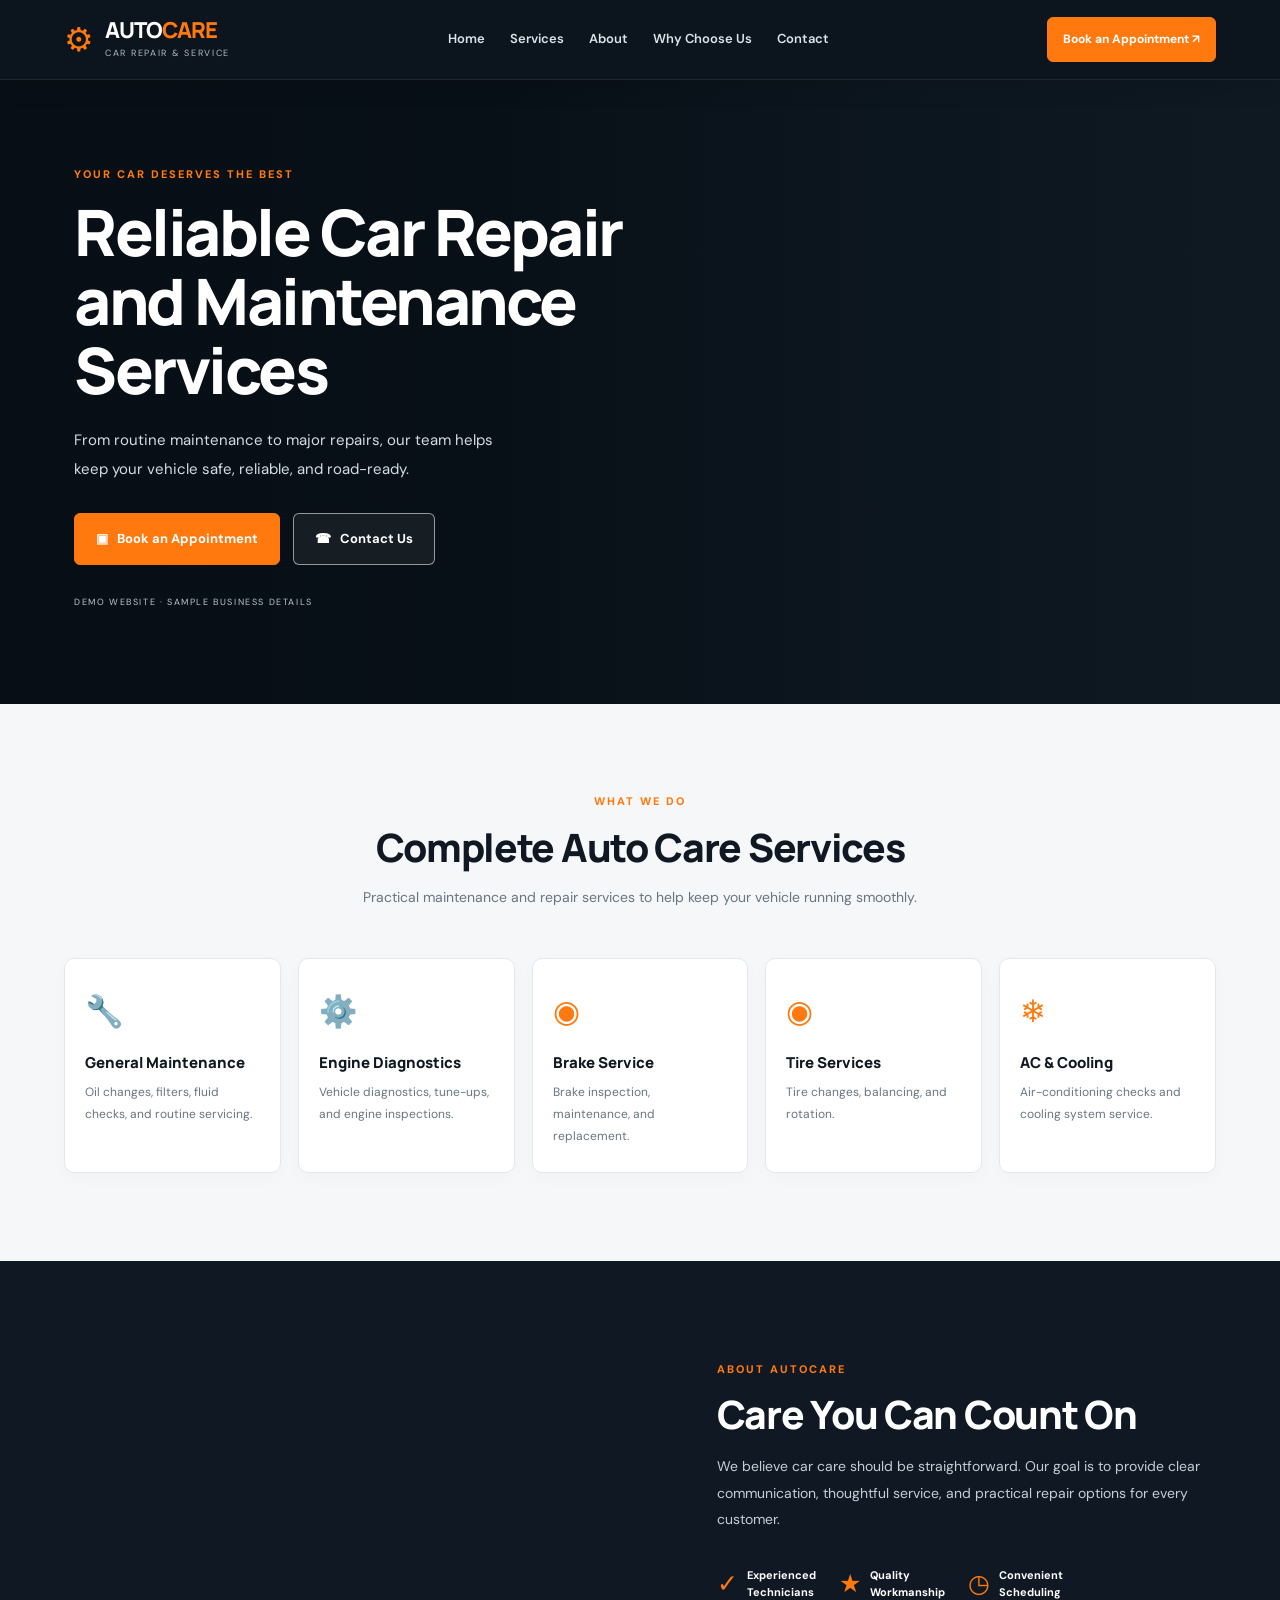
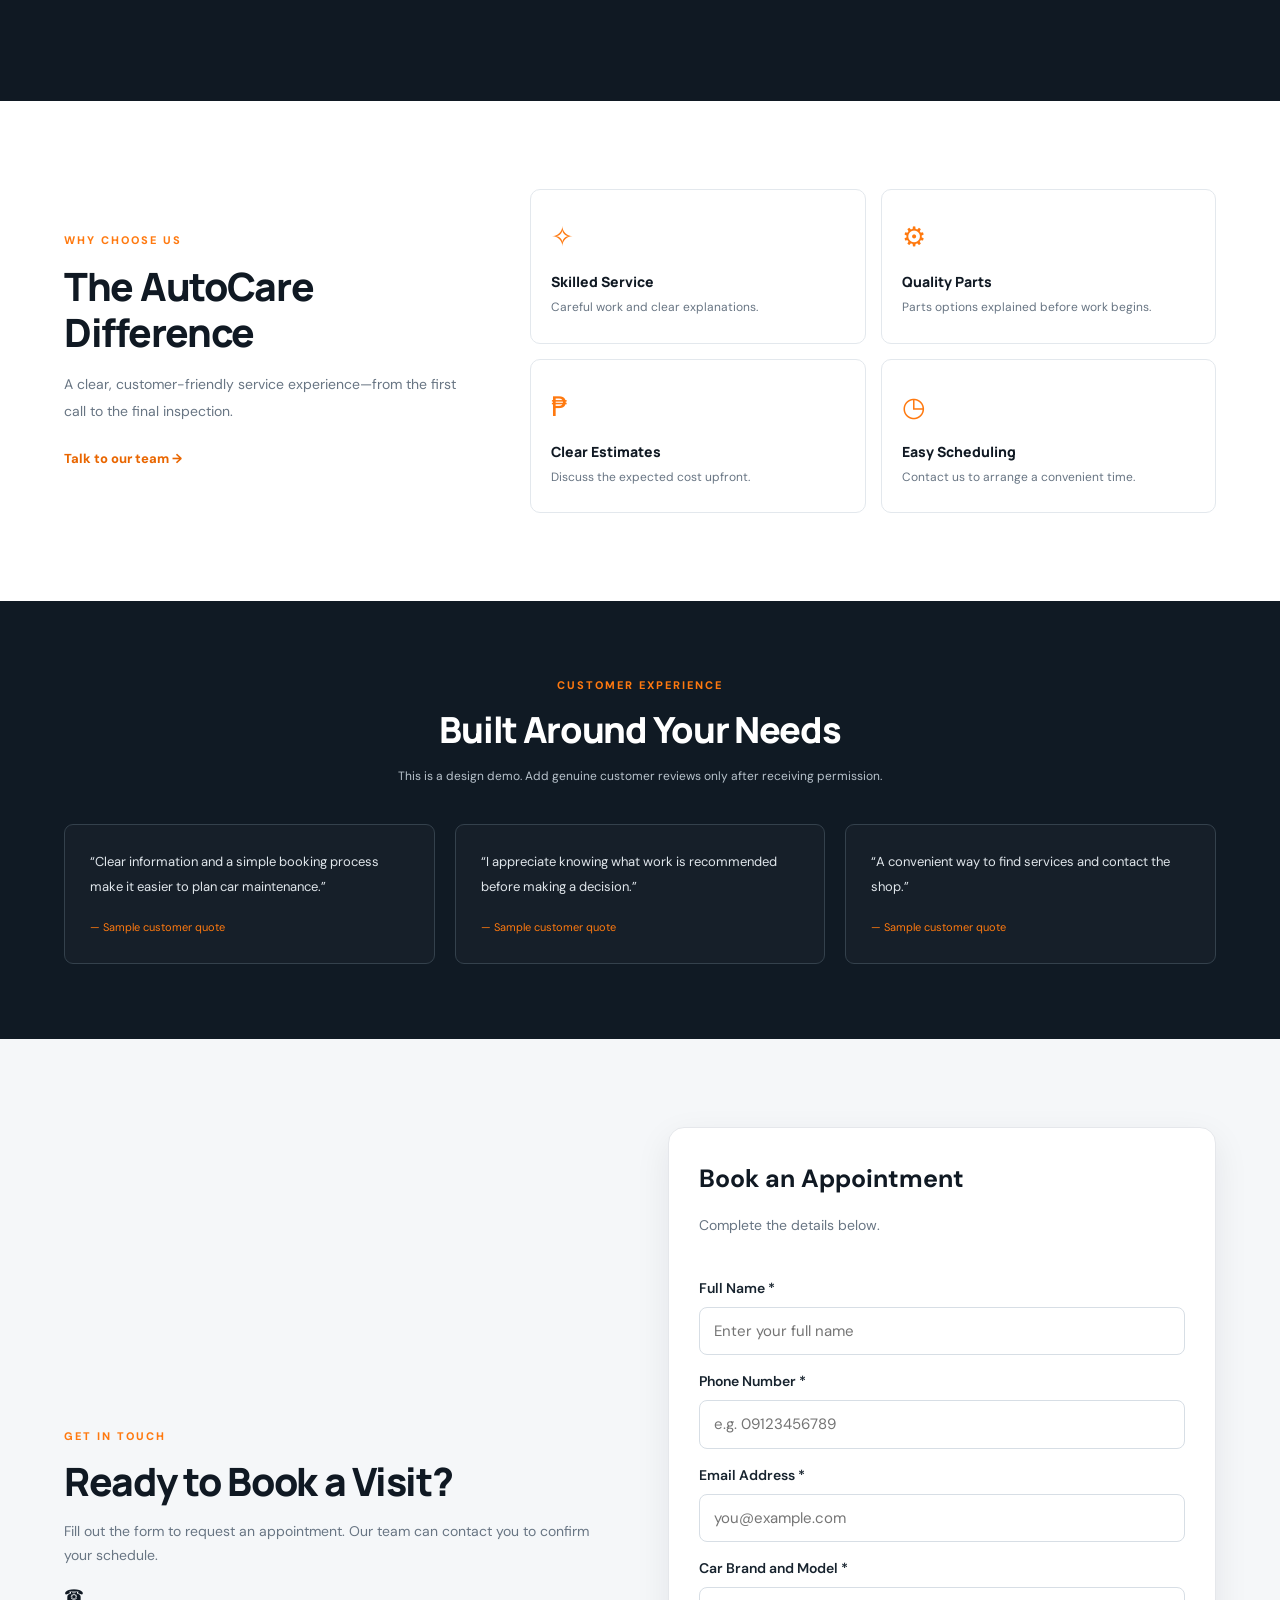
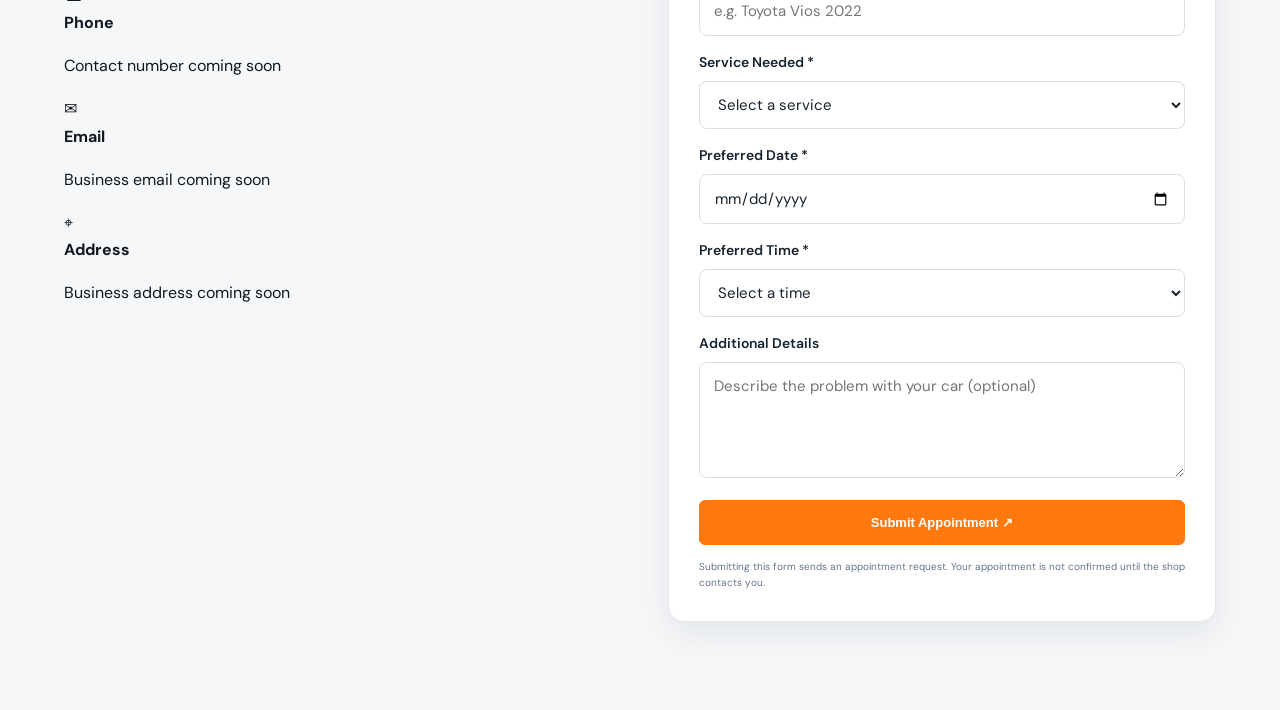
<file: index.html>
<!doctype html>
<html lang="en">
<head>
  <meta charset="utf-8">
  <meta name="viewport" content="width=device-width, initial-scale=1">
  <meta name="description" content="AutoCare car repair and maintenance demo website.">
  <title>AutoCare | Car Repair & Service</title>
  <link rel="stylesheet" href="style.css">
</head>
<body>
  <header class="site-header">
    <a class="brand" href="#home" aria-label="AutoCare home">
      <span class="brand-icon">⚙</span>
      <span><strong>AUTO<span>CARE</span></strong><small>CAR REPAIR &amp; SERVICE</small></span>
    </a>
    <button class="menu-toggle" aria-label="Toggle navigation" aria-expanded="false">☰</button>
    <nav class="nav">
      <a href="#home">Home</a><a href="#services">Services</a><a href="#about">About</a>
      <a href="#why-us">Why Choose Us</a><a href="#contact">Contact</a>
    </nav>
    <a class="button button-small header-cta" href="#contact">Book an Appointment ↗</a>
  </header>

  <main>
    <section class="hero" id="home">
      <div class="hero-shade"></div>
      <div class="hero-content">
        <p class="eyebrow">YOUR CAR DESERVES THE BEST</p>
        <h1>Reliable Car Repair<br>and Maintenance<br>Services</h1>
        <p class="hero-copy">From routine maintenance to major repairs, our team helps keep your vehicle safe, reliable, and road-ready.</p>
        <div class="hero-actions">
          <a class="button" href="#contact">▣ &nbsp; Book an Appointment</a>
          <a class="button button-outline" href="#contact">☎ &nbsp; Contact Us</a>
        </div>
        <p class="demo-note">DEMO WEBSITE · SAMPLE BUSINESS DETAILS</p>
      </div>
    </section>

    <section class="section services" id="services">
      <div class="section-heading">
        <p class="eyebrow">WHAT WE DO</p>
        <h2>Complete Auto Care Services</h2>
        <p>Practical maintenance and repair services to help keep your vehicle running smoothly.</p>
      </div>
      <div class="service-grid">
        <article class="service-card"><span class="service-icon">🔧</span><h3>General Maintenance</h3><p>Oil changes, filters, fluid checks, and routine servicing.</p></article>
        <article class="service-card"><span class="service-icon">⚙️</span><h3>Engine Diagnostics</h3><p>Vehicle diagnostics, tune-ups, and engine inspections.</p></article>
        <article class="service-card"><span class="service-icon">◉</span><h3>Brake Service</h3><p>Brake inspection, maintenance, and replacement.</p></article>
        <article class="service-card"><span class="service-icon">◉</span><h3>Tire Services</h3><p>Tire changes, balancing, and rotation.</p></article>
        <article class="service-card"><span class="service-icon">❄</span><h3>AC &amp; Cooling</h3><p>Air-conditioning checks and cooling system service.</p></article>
      </div>
    </section>

    <section class="about" id="about">
      <div class="about-photo" role="img" aria-label="Mechanic working on a car"></div>
      <div class="about-content">
        <p class="eyebrow">ABOUT AUTOCARE</p>
        <h2>Care You Can Count On</h2>
        <p>We believe car care should be straightforward. Our goal is to provide clear communication, thoughtful service, and practical repair options for every customer.</p>
        <div class="trust-points">
          <div><span>✓</span><strong>Experienced<br>Technicians</strong></div>
          <div><span>★</span><strong>Quality<br>Workmanship</strong></div>
          <div><span>◷</span><strong>Convenient<br>Scheduling</strong></div>
        </div>
      </div>
    </section>

    <section class="section why-us" id="why-us">
      <div class="why-intro">
        <p class="eyebrow">WHY CHOOSE US</p>
        <h2>The AutoCare Difference</h2>
        <p>A clear, customer-friendly service experience—from the first call to the final inspection.</p>
        <a class="text-link" href="#contact">Talk to our team →</a>
      </div>
      <div class="feature-grid">
        <article><span>✧</span><h3>Skilled Service</h3><p>Careful work and clear explanations.</p></article>
        <article><span>⚙</span><h3>Quality Parts</h3><p>Parts options explained before work begins.</p></article>
        <article><span>₱</span><h3>Clear Estimates</h3><p>Discuss the expected cost upfront.</p></article>
        <article><span>◷</span><h3>Easy Scheduling</h3><p>Contact us to arrange a convenient time.</p></article>
      </div>
    </section>

    <section class="testimonials">
      <p class="eyebrow">CUSTOMER EXPERIENCE</p>
      <h2>Built Around Your Needs</h2>
      <p class="testimonial-disclaimer">This is a design demo. Add genuine customer reviews only after receiving permission.</p>
      <div class="quote-grid">
        <blockquote>“Clear information and a simple booking process make it easier to plan car maintenance.”<cite>— Sample customer quote</cite></blockquote>
        <blockquote>“I appreciate knowing what work is recommended before making a decision.”<cite>— Sample customer quote</cite></blockquote>
        <blockquote>“A convenient way to find services and contact the shop.”<cite>— Sample customer quote</cite></blockquote>
      </div>
    </section>

   
<section class="contact section" id="contact">
 
  
<div class="contact-intro">
  <p class="eyebrow">GET IN TOUCH</p>
  <h2>Ready to Book a Visit?</h2>
  <p>Fill out the form to request an appointment. Our team can contact you to confirm your schedule.</p>

  <div class="contact-details">
    <div class="contact-detail">
      <span class="contact-detail-icon">☎</span>
      <div>
        <strong>Phone</strong>
        <p>Contact number coming soon</p>
      </div>
    </div>

    <div class="contact-detail">
      <span class="contact-detail-icon">✉</span>
      <div>
        <strong>Email</strong>
        <p>Business email coming soon</p>
      </div>
    </div>

    <div class="contact-detail">
      <span class="contact-detail-icon">⌖</span>
      <div>
        <strong>Address</strong>
        <p>Business address coming soon</p>
      </div>
    </div>
  </div>
</div>
  <div class="contact-card appointment-card">
    <h3>Book an Appointment</h3>
    <p>Complete the details below.</p>

    <form action="https://formsubmit.co/9b76d3f6e94a3444705402e89e6843ca" method="POST">
      <input type="hidden" name="_subject" value="New AutoCare Appointment Request">
      <input type="hidden" name="_template" value="table">
<input type="hidden" name="_next" value="https://autocaregarage.github.io/autocare/thank-you.html">
      <label for="customer-name">Full Name *</label>
      <input id="customer-name" type="text" name="Full Name"
        placeholder="Enter your full name" required>

      <label for="customer-phone">Phone Number *</label>
      <input id="customer-phone" type="tel" name="Phone Number"
        placeholder="e.g. 09123456789" required>

      <label for="customer-email">Email Address *</label>
      <input id="customer-email" type="email" name="Email"
        placeholder="you@example.com" required>

      <label for="car-model">Car Brand and Model *</label>
      <input id="car-model" type="text" name="Car Brand and Model"
        placeholder="e.g. Toyota Vios 2022" required>

      <label for="service-type">Service Needed *</label>
      <select id="service-type" name="Service Needed" required>
        <option value="">Select a service</option>
        <option>General Maintenance</option>
        <option>Engine Diagnostics</option>
        <option>Brake Service</option>
        <option>Tire Services</option>
        <option>AC & Cooling</option>
        <option>Other</option>
      </select>

      <label for="appointment-date">Preferred Date *</label>
      <input id="appointment-date" type="date"
        name="Preferred Date" required>

      <label for="appointment-time">Preferred Time *</label>
      <select id="appointment-time" name="Preferred Time" required>
        <option value="">Select a time</option>
        <option>9:00 AM</option>
        <option>10:00 AM</option>
        <option>11:00 AM</option>
        <option>1:00 PM</option>
        <option>2:00 PM</option>
        <option>3:00 PM</option>
        <option>4:00 PM</option>
      </select>

      <label for="appointment-message">Additional Details</label>
      <textarea id="appointment-message" name="Additional Details"
        rows="4" placeholder="Describe the problem with your car (optional)"></textarea>

      <button class="button" type="submit">Submit Appointment ↗</button>

      <small>Submitting this form sends an appointment request.
      Your appointment is not confirmed until the shop contacts you.</small>
    </form>
  </div>
</section>
</file>
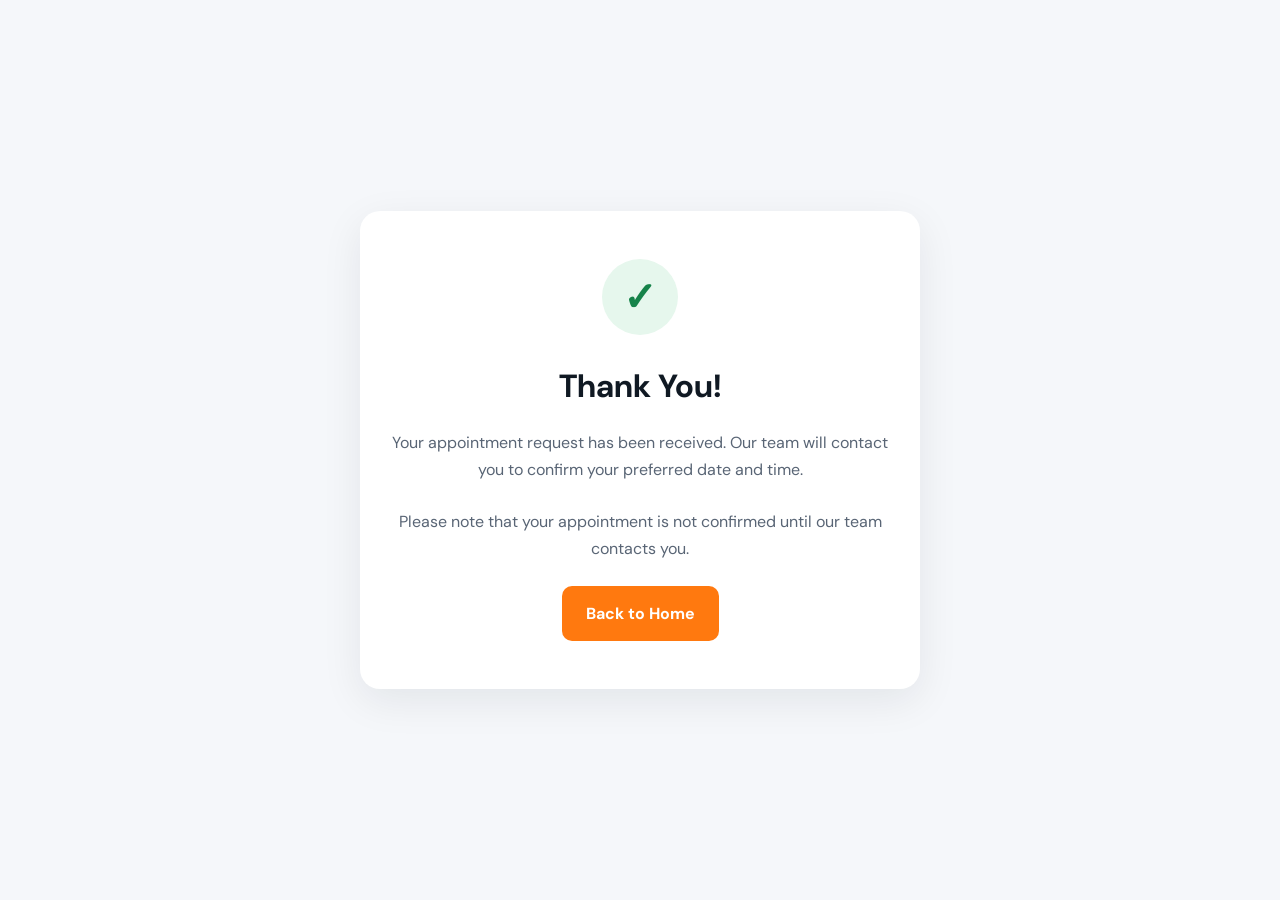
<file: thank-you.html>
<!DOCTYPE html>
<html lang="en">
<head>
  <meta charset="UTF-8">
  <meta name="viewport" content="width=device-width, initial-scale=1.0">
  <title>Thank You | AutoCare</title>

  <link rel="stylesheet" href="style.css">

  <style>
    .thankyou-page {
      min-height: 100vh;
      display: flex;
      align-items: center;
      justify-content: center;
      padding: 24px;
      background: #f5f7fa;
      text-align: center;
    }

    .thankyou-card {
      max-width: 560px;
      width: 100%;
      padding: 48px 28px;
      background: #fff;
      border-radius: 20px;
      box-shadow: 0 12px 40px rgba(16, 25, 35, 0.08);
    }

    .success-icon {
      width: 76px;
      height: 76px;
      margin: 0 auto 24px;
      display: flex;
      align-items: center;
      justify-content: center;
      border-radius: 50%;
      background: #e6f7ed;
      color: #16834a;
      font-size: 40px;
      font-weight: bold;
    }

    .thankyou-card h1 {
      margin-bottom: 16px;
      color: #101923;
    }

    .thankyou-card p {
      color: #596575;
      line-height: 1.7;
      margin-bottom: 24px;
    }

    .home-button {
      display: inline-block;
      padding: 14px 24px;
      border-radius: 10px;
      background: #ff790f;
      color: white;
      text-decoration: none;
      font-weight: 700;
    }

    .home-button:hover {
      opacity: 0.9;
    }
  </style>
</head>

<body>
  <main class="thankyou-page">
    <div class="thankyou-card">
      <div class="success-icon">✓</div>

      <h1>Thank You!</h1>

      <p>
        Your appointment request has been received.
        Our team will contact you to confirm your
        preferred date and time.
      </p>

      <p>
        Please note that your appointment is not
        confirmed until our team contacts you.
      </p>

      <a class="home-button" href="index.html">
        Back to Home
      </a>
    </div>
  </main>
</body>
</html>
</file>
<file: style.css>
@import url('https://fonts.googleapis.com/css2?family=DM+Sans:wght@400;500;600;700&family=Manrope:wght@400;500;600;700;800&display=swap');

:root {
  --ink: #101923;
  --ink2: #172633;
  --orange: #ff790f;
  --orange-dark: #e96600;
  --paper: #f5f7f9;
  --muted: #687583;
  --white: #ffffff;
  --border: #e3e8ed;
}

* {
  box-sizing: border-box;
}

html {
  scroll-behavior: smooth;
  scroll-padding-top: 85px;
}

body {
  margin: 0;
  font-family: 'DM Sans', Arial, sans-serif;
  color: var(--ink);
  line-height: 1.7;
  background: #fff;
}

a {
  color: inherit;
  text-decoration: none;
}

button,
a {
  -webkit-tap-highlight-color: transparent;
}

::selection {
  background: var(--orange);
  color: #fff;
}

/* HEADER */

.site-header {
  min-height: 80px;
  padding: 0 max(calc((100% - 1160px) / 2), 5%);
  display: flex;
  align-items: center;
  justify-content: space-between;
  gap: 25px;
  background: #0c151e;
  color: #fff;
  position: sticky;
  top: 0;
  z-index: 100;
  border-bottom: 1px solid rgba(255,255,255,.08);
  box-shadow: 0 5px 24px rgba(0,0,0,.12);
}

.brand {
  display: flex;
  align-items: center;
  gap: 11px;
  flex-shrink: 0;
}

.brand-icon {
  font-size: 33px;
  color: var(--orange);
  line-height: 1;
}

.brand strong {
  font: 800 22px/1.15 'Manrope', sans-serif;
  letter-spacing: -1px;
  display: block;
}

.brand strong span {
  color: var(--orange);
}

.brand small {
  display: block;
  font-size: 9px;
  letter-spacing: 1.7px;
  color: #aebbc6;
  margin-top: 3px;
}

.nav {
  display: flex;
  align-items: center;
  gap: 25px;
  font-size: 13px;
  font-weight: 600;
}

.nav a {
  color: #dce3e9;
  transition: color .2s ease;
}

.nav a:hover,
.nav a:focus-visible {
  color: var(--orange);
}

.menu-toggle {
  display: none;
  background: transparent;
  color: #fff;
  border: 0;
  font-size: 26px;
  cursor: pointer;
}

/* BUTTONS */

.button {
  display: inline-flex;
  align-items: center;
  justify-content: center;
  gap: 8px;
  background: var(--orange);
  color: #fff;
  padding: 14px 21px;
  border-radius: 6px;
  font-weight: 700;
  font-size: 13px;
  border: 1px solid var(--orange);
  transition: background .2s, transform .2s, box-shadow .2s;
  cursor: pointer;
}

.button:hover {
  background: var(--orange-dark);
  border-color: var(--orange-dark);
  transform: translateY(-2px);
  box-shadow: 0 8px 20px rgba(255,121,15,.22);
}

.button-small {
  padding: 11px 15px;
  font-size: 12px;
}

.button-outline {
  background: rgba(255,255,255,.06);
  border-color: rgba(255,255,255,.55);
  color: #fff;
}

.button-outline:hover {
  background: #fff;
  color: var(--ink);
  border-color: #fff;
}

/* HERO */

.hero {
  position: relative;
  min-height: 590px;
  display: flex;
  align-items: center;
  overflow: hidden;
  background: #111d27 url('https://images.unsplash.com/photo-1486006920555-c77dcf18193c?auto=format&fit=crop&w=2000&q=85') center 54% / cover no-repeat;
  color: #fff;
}

.hero-shade {
  position: absolute;
  inset: 0;
  background: linear-gradient(
    90deg,
    rgba(7,14,21,.97) 0%,
    rgba(7,14,21,.88) 38%,
    rgba(7,14,21,.48) 70%,
    rgba(7,14,21,.24) 100%
  );
}

.hero-content {
  position: relative;
  z-index: 1;
  max-width: 1260px;
  width: 100%;
  margin: auto;
  padding: 85px 5%;
}

.eyebrow {
  font-size: 11px;
  font-weight: 800;
  letter-spacing: 2px;
  color: var(--orange);
  margin: 0 0 13px;
}

.hero h1 {
  font: 800 clamp(39px, 5vw, 64px)/1.08 'Manrope', sans-serif;
  letter-spacing: -2.5px;
  margin: 0 0 22px;
  max-width: 650px;
}

.hero-copy {
  font-size: 15px;
  line-height: 1.9;
  color: #d5dde4;
  max-width: 455px;
  margin: 0;
}

.hero-actions {
  display: flex;
  gap: 13px;
  flex-wrap: wrap;
  margin-top: 30px;
}

.demo-note {
  font-size: 9px;
  letter-spacing: 1.6px;
  color: #bdc8d1;
  margin-top: 30px;
}

/* GENERAL SECTIONS */

.section {
  padding: 88px max(calc((100% - 1160px) / 2), 5%);
}

.section h2,
.about h2,
.testimonials h2 {
  font: 800 clamp(28px, 3.4vw, 39px)/1.2 'Manrope', sans-serif;
  letter-spacing: -1.3px;
  margin: 0 0 15px;
}

.section-heading {
  text-align: center;
  max-width: 680px;
  margin: 0 auto 48px;
}

.section-heading > p:last-child {
  font-size: 14px;
  color: var(--muted);
  margin: 0;
}

/* SERVICES */

.services {
  background: var(--paper);
}

.service-grid {
  display: grid;
  grid-template-columns: repeat(5, minmax(0, 1fr));
  gap: 17px;
}

.service-card {
  text-align: left;
  padding: 27px 20px 25px;
  background: #fff;
  border: 1px solid var(--border);
  border-radius: 10px;
  border-right: 1px solid var(--border);
  box-shadow: 0 5px 18px rgba(16,25,35,.025);
  transition: transform .25s, box-shadow .25s, border-color .25s;
}

.service-card:hover {
  transform: translateY(-6px);
  border-color: rgba(255,121,15,.55);
  box-shadow: 0 15px 35px rgba(16,25,35,.08);
}

.service-icon {
  font-size: 31px;
  color: var(--orange);
  display: block;
  min-height: 47px;
}

.service-card h3 {
  font: 800 15px/1.4 'Manrope', sans-serif;
  margin: 14px 0 9px;
}

.service-card p {
  font-size: 12px;
  line-height: 1.8;
  color: var(--muted);
  margin: 0;
}

/* ABOUT */

.about {
  display: grid;
  grid-template-columns: 1fr 1fr;
  background: var(--ink);
  color: #fff;
}

.about-photo {
  min-height: 440px;
  background: url('https://images.unsplash.com/photo-1632823471565-1ecdf5c6f6e3?auto=format&fit=crop&w=1200&q=85') center / cover no-repeat;
}

.about-content {
  padding: 75px clamp(30px, 6vw, 95px);
  align-self: center;
}

.about-content > p:not(.eyebrow) {
  color: #c5ced6;
  font-size: 14px;
  line-height: 1.9;
  max-width: 540px;
}

.trust-points {
  display: flex;
  flex-wrap: wrap;
  gap: 23px;
  margin-top: 32px;
}

.trust-points div {
  display: flex;
  align-items: center;
  gap: 9px;
  font-size: 11px;
  line-height: 1.5;
}

.trust-points span {
  font-size: 25px;
  color: var(--orange);
}

/* WHY CHOOSE US */

.why-us {
  display: grid;
  grid-template-columns: .9fr 1.5fr;
  gap: 55px;
  align-items: center;
}

.why-intro > p:not(.eyebrow) {
  font-size: 14px;
  line-height: 1.9;
  color: var(--muted);
}

.text-link {
  color: var(--orange-dark);
  font-size: 13px;
  font-weight: 800;
  display: inline-block;
  margin-top: 10px;
}

.text-link:hover {
  color: var(--ink);
}

.feature-grid {
  display: grid;
  grid-template-columns: repeat(2, minmax(0, 1fr));
  gap: 15px;
}

.feature-grid article {
  border: 1px solid var(--border);
  border-radius: 10px;
  padding: 24px 20px;
  background: #fff;
  transition: border-color .2s, transform .2s;
}

.feature-grid article:hover {
  border-color: var(--orange);
  transform: translateY(-3px);
}

.feature-grid span {
  font-size: 27px;
  color: var(--orange);
}

.feature-grid h3 {
  font: 800 14px 'Manrope', sans-serif;
  margin: 12px 0 6px;
}

.feature-grid p {
  font-size: 12px;
  line-height: 1.8;
  color: var(--muted);
  margin: 0;
}

/* CUSTOMER EXPERIENCE */

.testimonials {
  background: #101a24;
  color: #fff;
  text-align: center;
  padding: 75px 5%;
}

.testimonials h2 {
  font-size: clamp(28px, 3vw, 36px);
}

.testimonial-disclaimer {
  font-size: 12px;
  color: #b8c3cc;
}

.quote-grid {
  max-width: 1160px;
  margin: 38px auto 0;
  display: grid;
  grid-template-columns: repeat(3, minmax(0, 1fr));
  gap: 20px;
  text-align: left;
}

.quote-grid blockquote {
  margin: 0;
  padding: 25px;
  border: 1px solid #34414c;
  border-radius: 9px;
  background: rgba(255,255,255,.025);
  color: #e0e6eb;
  font-size: 13px;
  line-height: 1.9;
}

.quote-grid cite {
  display: block;
  margin-top: 17px;
  color: var(--orange);
  font-size: 11px;
  font-style: normal;
}

/* CONTACT */

.contact {
  display: grid;
  grid-template-columns: 1fr 1fr;
  gap: 55px;
  align-items: center;
  background: var(--paper);
}

.contact > div > p:not(.eyebrow) {
  color: var(--muted);
  font-size: 14px;
}

.contact-card {
  background: #fff;
  border: 1px solid var(--border);
  border-radius: 12px;
  padding: 30px;
  box-shadow: 0 12px 35px rgba(16,25,35,.06);
}

.contact-card p {
  font-size: 13px;
  overflow-wrap: anywhere;
}

.contact-card a:not(.button) {
  color: var(--orange-dark);
}

.contact-card small {
  display: block;
  color: #7b858e;
  font-size: 10px;
  line-height: 1.6;
  margin-top: 3px;
}

/* FOOTER */

footer {
  background: #0c151e;
  color: #c5cdd3;
  padding: 30px max(calc((100% - 1160px) / 2), 5%);
  display: flex;
  align-items: center;
  justify-content: space-between;
  gap: 20px;
}

footer p,
footer > a:last-child {
  font-size: 11px;
}

footer p {
  color: #aeb9c2;
}

footer > a:last-child {
  color: var(--orange);
}

/* TABLET */

@media (max-width: 1000px) {
  .site-header {
    padding: 0 4%;
    gap: 15px;
  }

  .nav {
    gap: 15px;
    font-size: 12px;
  }

  .header-cta {
    display: none;
  }

  .service-grid {
    grid-template-columns: repeat(3, minmax(0, 1fr));
  }

  .why-us {
    grid-template-columns: 1fr;
    gap: 30px;
  }

  .about-content {
    padding: 45px;
  }
}

/* MOBILE */

@media (max-width: 640px) {
  html {
    scroll-padding-top: 70px;
  }

  .site-header {
    min-height: 66px;
    padding: 0 5%;
    gap: 10px;
  }

  .brand {
    gap: 8px;
  }

  .brand-icon {
    font-size: 28px;
  }

  .brand strong {
    font-size: 19px;
  }

  .brand small {
    font-size: 8px;
    letter-spacing: 1.2px;
  }

  .menu-toggle {
    display: block;
    margin-left: auto;
  }

  .nav {
    display: none;
    position: absolute;
    left: 0;
    right: 0;
    top: 66px;
    padding: 15px 5% 22px;
    background: #0c151e;
    flex-direction: column;
    align-items: flex-start;
    gap: 0;
    border-top: 1px solid #2c3740;
    box-shadow: 0 10px 20px rgba(0,0,0,.2);
  }

  .nav.open {
    display: flex;
  }

  .nav a {
    width: 100%;
    padding: 10px 0;
    font-size: 14px;
  }

  .hero {
    min-height: 570px;
    background-position: 60% center;
  }

  .hero-shade {
    background: linear-gradient(
      90deg,
      rgba(7,14,21,.94),
      rgba(7,14,21,.75)
    );
  }

  .hero-content {
    padding: 65px 6%;
  }

  .hero h1 {
    font-size: clamp(37px, 10vw, 47px);
    letter-spacing: -1.7px;
  }

  .hero-copy {
    font-size: 14px;
  }

  .hero-actions {
    gap: 10px;
  }

  .hero-actions .button {
    padding: 12px 14px;
    font-size: 12px;
  }

  .section {
    padding: 58px 5%;
  }

  .section-heading {
    margin-bottom: 30px;
  }

  .service-grid {
    grid-template-columns: repeat(2, minmax(0, 1fr));
    gap: 12px;
  }

  .service-card {
    padding: 20px 14px;
    text-align: left;
  }

  .service-card h3 {
    font-size: 14px;
  }

  .service-card p {
    font-size: 12px;
  }

  .about {
    grid-template-columns: 1fr;
  }

  .about-photo {
    min-height: 260px;
  }

  .about-content {
    padding: 42px 6%;
  }

  .trust-points {
    gap: 15px;
    justify-content: space-between;
  }

  .trust-points div {
    font-size: 10px;
  }

  .feature-grid {
    grid-template-columns: repeat(2, minmax(0, 1fr));
    gap: 12px;
  }

  .feature-grid article {
    padding: 19px 14px;
  }

  .testimonials {
    padding: 58px 5%;
  }

  .quote-grid {
    grid-template-columns: 1fr;
    gap: 12px;
  }

  .contact {
    grid-template-columns: 1fr;
    gap: 25px;
  }

  .contact-card {
    padding: 22px;
  }

  footer {
    padding: 28px 5%;
    flex-wrap: wrap;
  }

  footer p {
    order: 3;
    width: 100%;
    margin: 0;
  }
}

/* REDUCED MOTION ACCESSIBILITY */

@media (prefers-reduced-motion: reduce) {
  *,
  *::before,
  *::after {
    scroll-behavior: auto !important;
    transition-duration: .01ms !important;
    animation-duration: .01ms !important;
  }
}

/* Appointment Form */
.appointment-card {
  width: 100%;
  box-sizing: border-box;
  padding: 32px;
  background: #ffffff;
  border: 1px solid #e5e7eb;
  border-radius: 16px;
  box-shadow: 0 12px 35px rgba(16, 25, 35, 0.08);
}

.appointment-card h3 {
  margin: 0 0 8px;
  font-size: 25px;
  color: #101923;
}

.appointment-card > p {
  margin-bottom: 24px;
  color: #64748b;
}

.appointment-card form {
  display: flex;
  flex-direction: column;
  gap: 10px;
}

.appointment-card label {
  display: block;
  margin-top: 8px;
  font-size: 14px;
  font-weight: 600;
  color: #17232e;
}

.appointment-card input,
.appointment-card select,
.appointment-card textarea {
  display: block;
  width: 100%;
  max-width: 100%;
  min-width: 0;
  box-sizing: border-box;
  padding: 13px 14px;
  border: 1px solid #d7dee5;
  border-radius: 8px;
  background: #fff;
  color: #17232e;
  font: inherit;
  font-size: 15px;
}

.appointment-card input:focus,
.appointment-card select:focus,
.appointment-card textarea:focus {
  outline: 2px solid #ff790f;
  outline-offset: 1px;
  border-color: #ff790f;
}

.appointment-card textarea {
  resize: vertical;
}

.appointment-card button {
  margin-top: 18px;
  width: 100%;
  justify-content: center;
  cursor: pointer;
}

.appointment-card form small {
  display: block;
  margin-top: 8px;
  line-height: 1.6;
  color: #64748b;
}

@media (max-width: 600px) {
  .appointment-card {
    padding: 22px 18px;
  }
}

/* FIX: Appointment form spacing and layout */
.contact .appointment-card {
  display: block !important;
  width: 100% !important;
  min-width: 0 !important;
  box-sizing: border-box !important;
  padding: 30px !important;
}

.contact .appointment-card form {
  display: grid !important;
  grid-template-columns: minmax(0, 1fr) !important;
  gap: 0 !important;
  width: 100% !important;
}

.contact .appointment-card form label {
  display: block !important;
  margin: 16px 0 8px !important;
  line-height: 1.5 !important;
}

.contact .appointment-card form input,
.contact .appointment-card form select,
.contact .appointment-card form textarea {
  display: block !important;
  width: 100% !important;
  min-width: 0 !important;
  max-width: 100% !important;
  height: auto !important;
  min-height: 46px !important;
  box-sizing: border-box !important;
  margin: 0 !important;
  padding: 12px 14px !important;
  border: 1px solid #d7dee5 !important;
  border-radius: 8px !important;
  background: #fff !important;
  font-size: 15px !important;
  line-height: 1.5 !important;
}

.contact .appointment-card form textarea {
  min-height: 110px !important;
}

.contact .appointment-card form button {
  display: block !important;
  width: 100% !important;
  margin-top: 22px !important;
}

.contact .appointment-card form small {
  display: block !important;
  margin-top: 14px !important;
  line-height: 1.6 !important;
}

@media (max-width: 600px) {
  .contact .appointment-card {
    padding: 20px 16px !important;
  }
}
</file>
